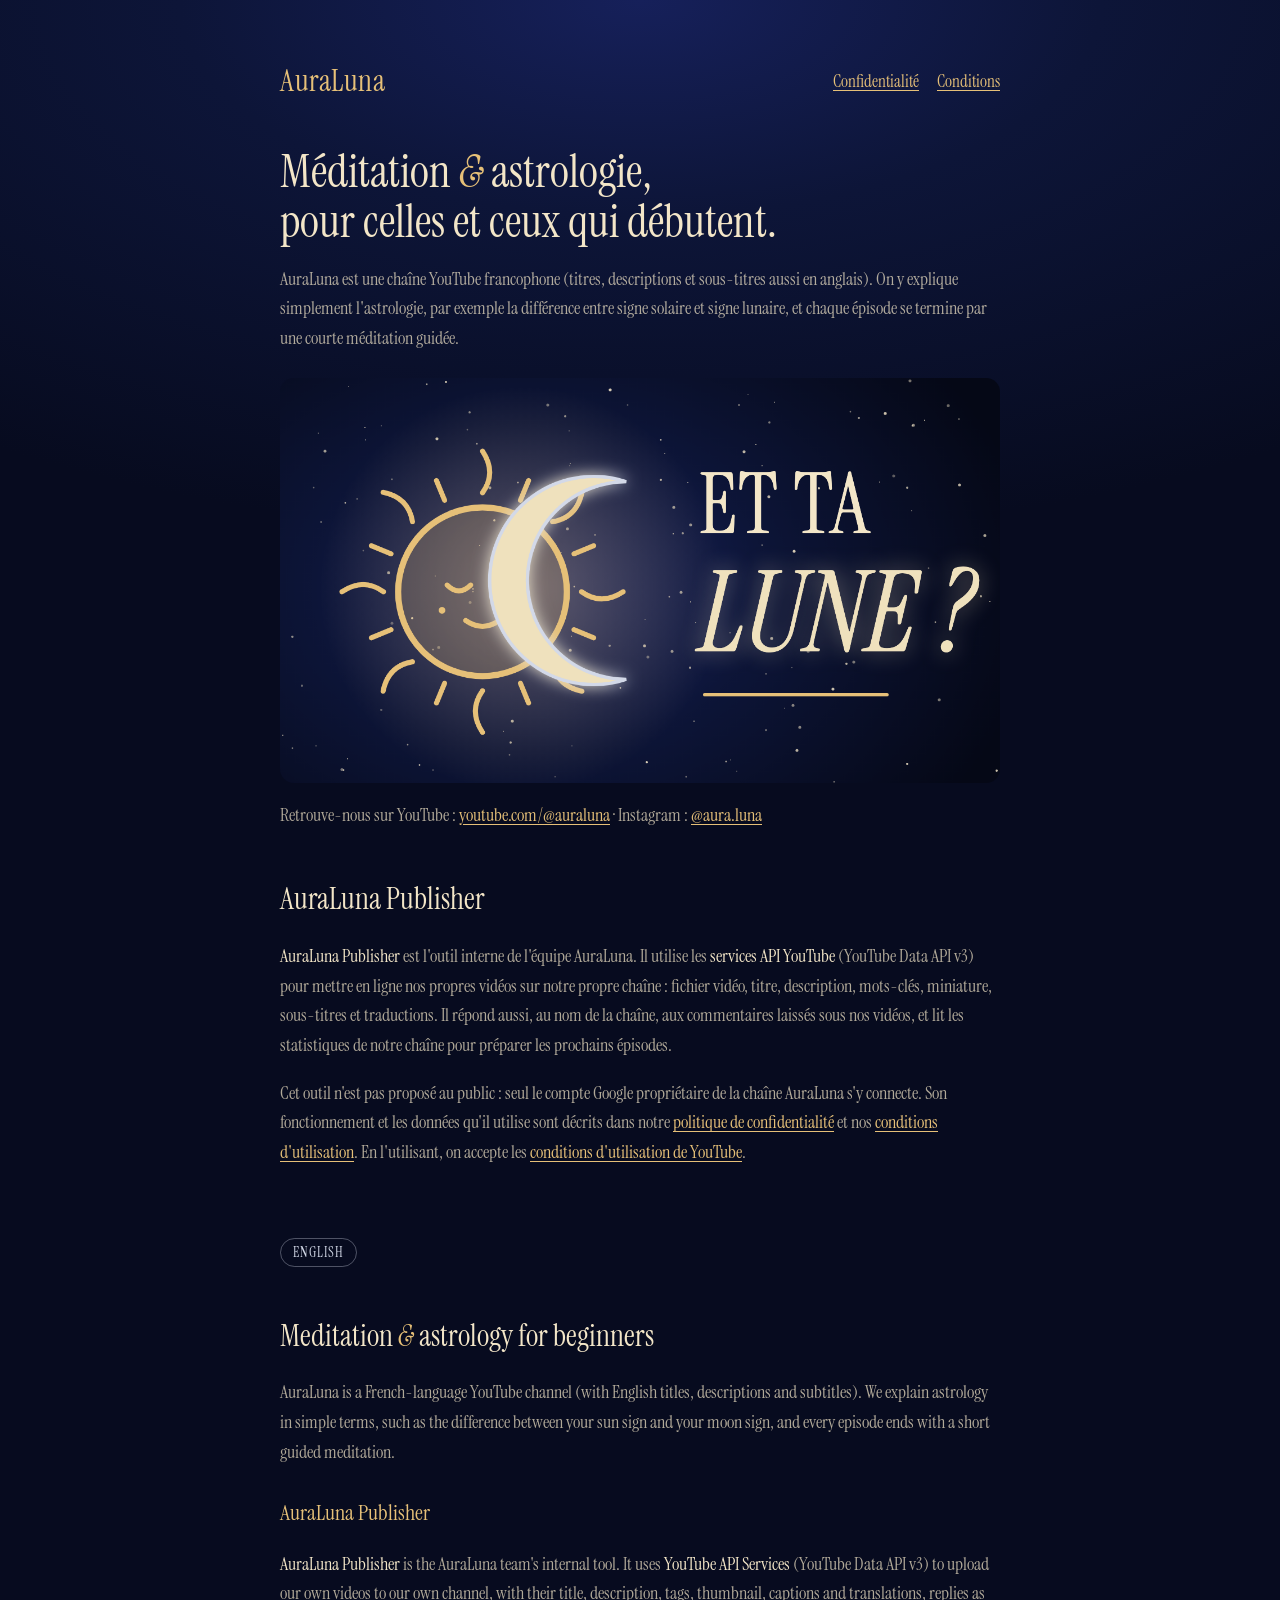
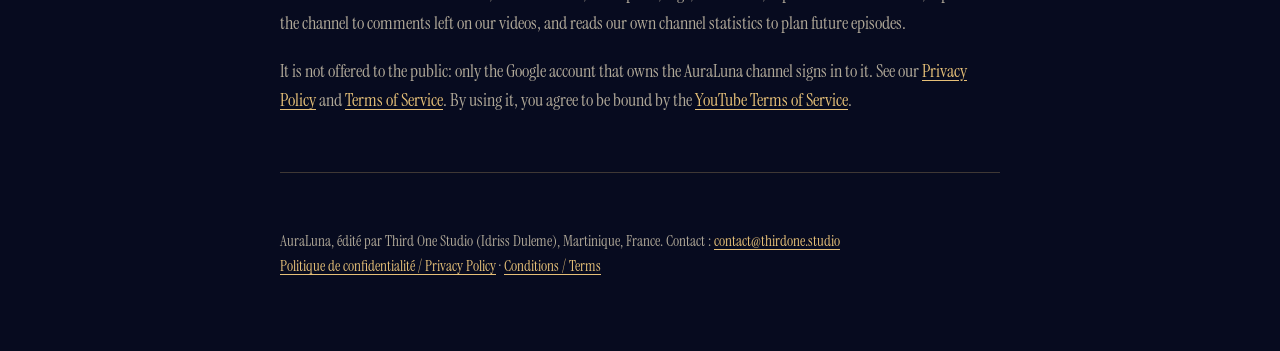
<file: index.html>
<!doctype html>
<html lang="fr">
<head>
  <meta charset="utf-8">
  <meta name="viewport" content="width=device-width, initial-scale=1">
  <title>AuraLuna · méditation & astrologie</title>
  <meta name="description" content="AuraLuna, chaîne YouTube de méditations guidées et d'astrologie pour débutants. AuraLuna Publisher est l'outil interne qui publie nos propres vidéos via les services API YouTube.">
  <link rel="preconnect" href="https://fonts.googleapis.com">
  <link rel="preconnect" href="https://fonts.gstatic.com" crossorigin>
  <link href="https://fonts.googleapis.com/css2?family=Instrument+Serif:ital@0;1&display=swap" rel="stylesheet">
  <link rel="stylesheet" href="style.css">
</head>
<body>
  <div class="wrap">
    <header class="top">
      <a class="brand" href="./">AuraLuna</a>
      <nav><a href="privacy.html">Confidentialité</a><a href="terms.html">Conditions</a></nav>
    </header>

    <section class="hero">
      <h1>Méditation <em>&</em> astrologie,<br>pour celles et ceux qui débutent.</h1>
      <p>AuraLuna est une chaîne YouTube francophone (titres, descriptions et sous-titres aussi en anglais). On y explique simplement l'astrologie, par exemple la différence entre signe solaire et signe lunaire, et chaque épisode se termine par une courte méditation guidée.</p>
      <img src="auraluna.png" alt="Un soleil doré et un croissant de lune nacré qui se chevauchent sur un ciel bleu nuit, avec le texte ET TA LUNE ?" width="1280" height="720">
      <p>Retrouve-nous sur YouTube : <a href="https://www.youtube.com/@auraluna">youtube.com/@auraluna</a> · Instagram : <a href="https://www.instagram.com/aura.luna/">@aura.luna</a></p>
    </section>

    <h2>AuraLuna Publisher</h2>
    <p><strong>AuraLuna Publisher</strong> est l'outil interne de l'équipe AuraLuna. Il utilise les <strong>services API YouTube</strong> (YouTube Data API v3) pour mettre en ligne nos propres vidéos sur notre propre chaîne : fichier vidéo, titre, description, mots-clés, miniature, sous-titres et traductions. Il répond aussi, au nom de la chaîne, aux commentaires laissés sous nos vidéos, et lit les statistiques de notre chaîne pour préparer les prochains épisodes.</p>
    <p>Cet outil n'est pas proposé au public : seul le compte Google propriétaire de la chaîne AuraLuna s'y connecte. Son fonctionnement et les données qu'il utilise sont décrits dans notre <a href="privacy.html">politique de confidentialité</a> et nos <a href="terms.html">conditions d'utilisation</a>. En l'utilisant, on accepte les <a href="https://www.youtube.com/t/terms">conditions d'utilisation de YouTube</a>.</p>

    <span class="lang">English</span>
    <h2>Meditation <em>&</em> astrology for beginners</h2>
    <p>AuraLuna is a French-language YouTube channel (with English titles, descriptions and subtitles). We explain astrology in simple terms, such as the difference between your sun sign and your moon sign, and every episode ends with a short guided meditation.</p>
    <h3>AuraLuna Publisher</h3>
    <p><strong>AuraLuna Publisher</strong> is the AuraLuna team's internal tool. It uses <strong>YouTube API Services</strong> (YouTube Data API v3) to upload our own videos to our own channel, with their title, description, tags, thumbnail, captions and translations, replies as the channel to comments left on our videos, and reads our own channel statistics to plan future episodes.</p>
    <p>It is not offered to the public: only the Google account that owns the AuraLuna channel signs in to it. See our <a href="privacy.html#en">Privacy Policy</a> and <a href="terms.html#en">Terms of Service</a>. By using it, you agree to be bound by the <a href="https://www.youtube.com/t/terms">YouTube Terms of Service</a>.</p>

    <hr>
    <footer>
      AuraLuna, édité par Third One Studio (Idriss Duleme), Martinique, France. Contact : <a href="mailto:contact@thirdone.studio">contact@thirdone.studio</a><br>
      <a href="privacy.html">Politique de confidentialité / Privacy Policy</a> · <a href="terms.html">Conditions / Terms</a>
    </footer>
  </div>
</body>
</html>
</file>
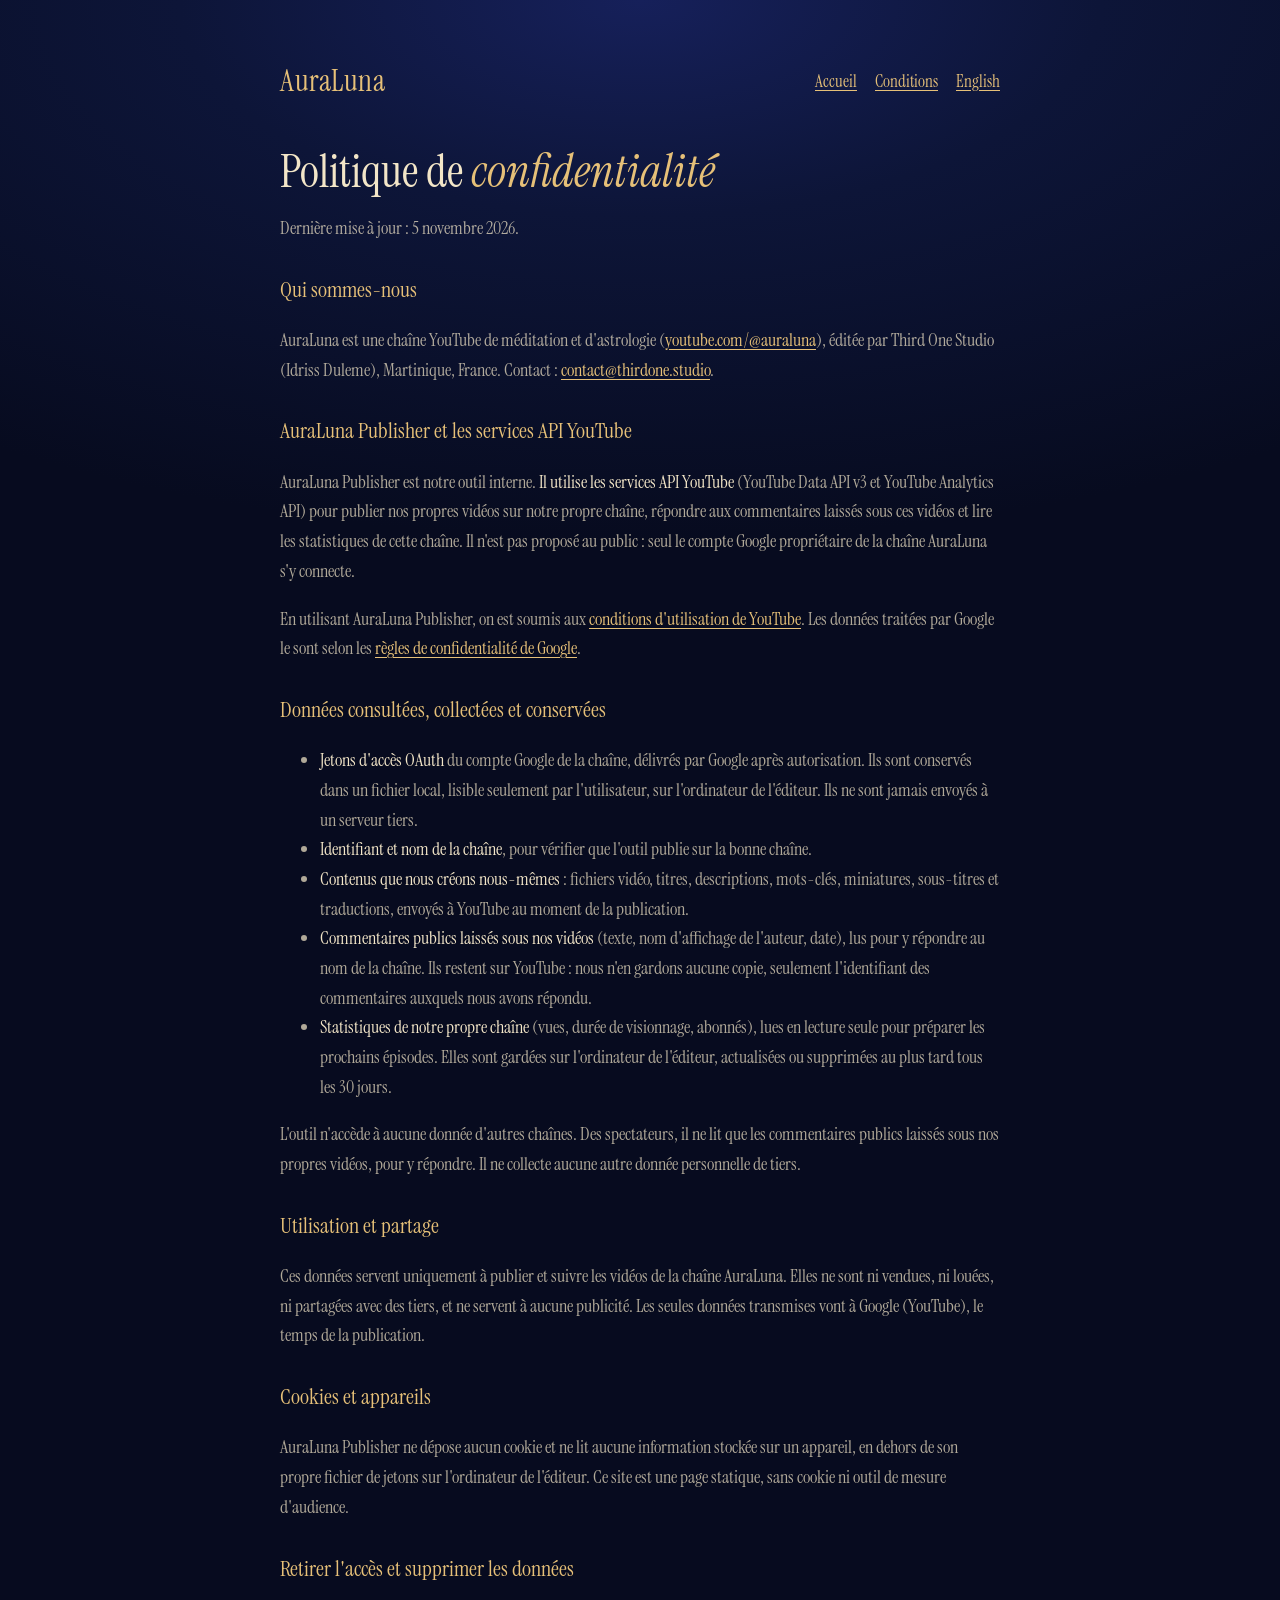
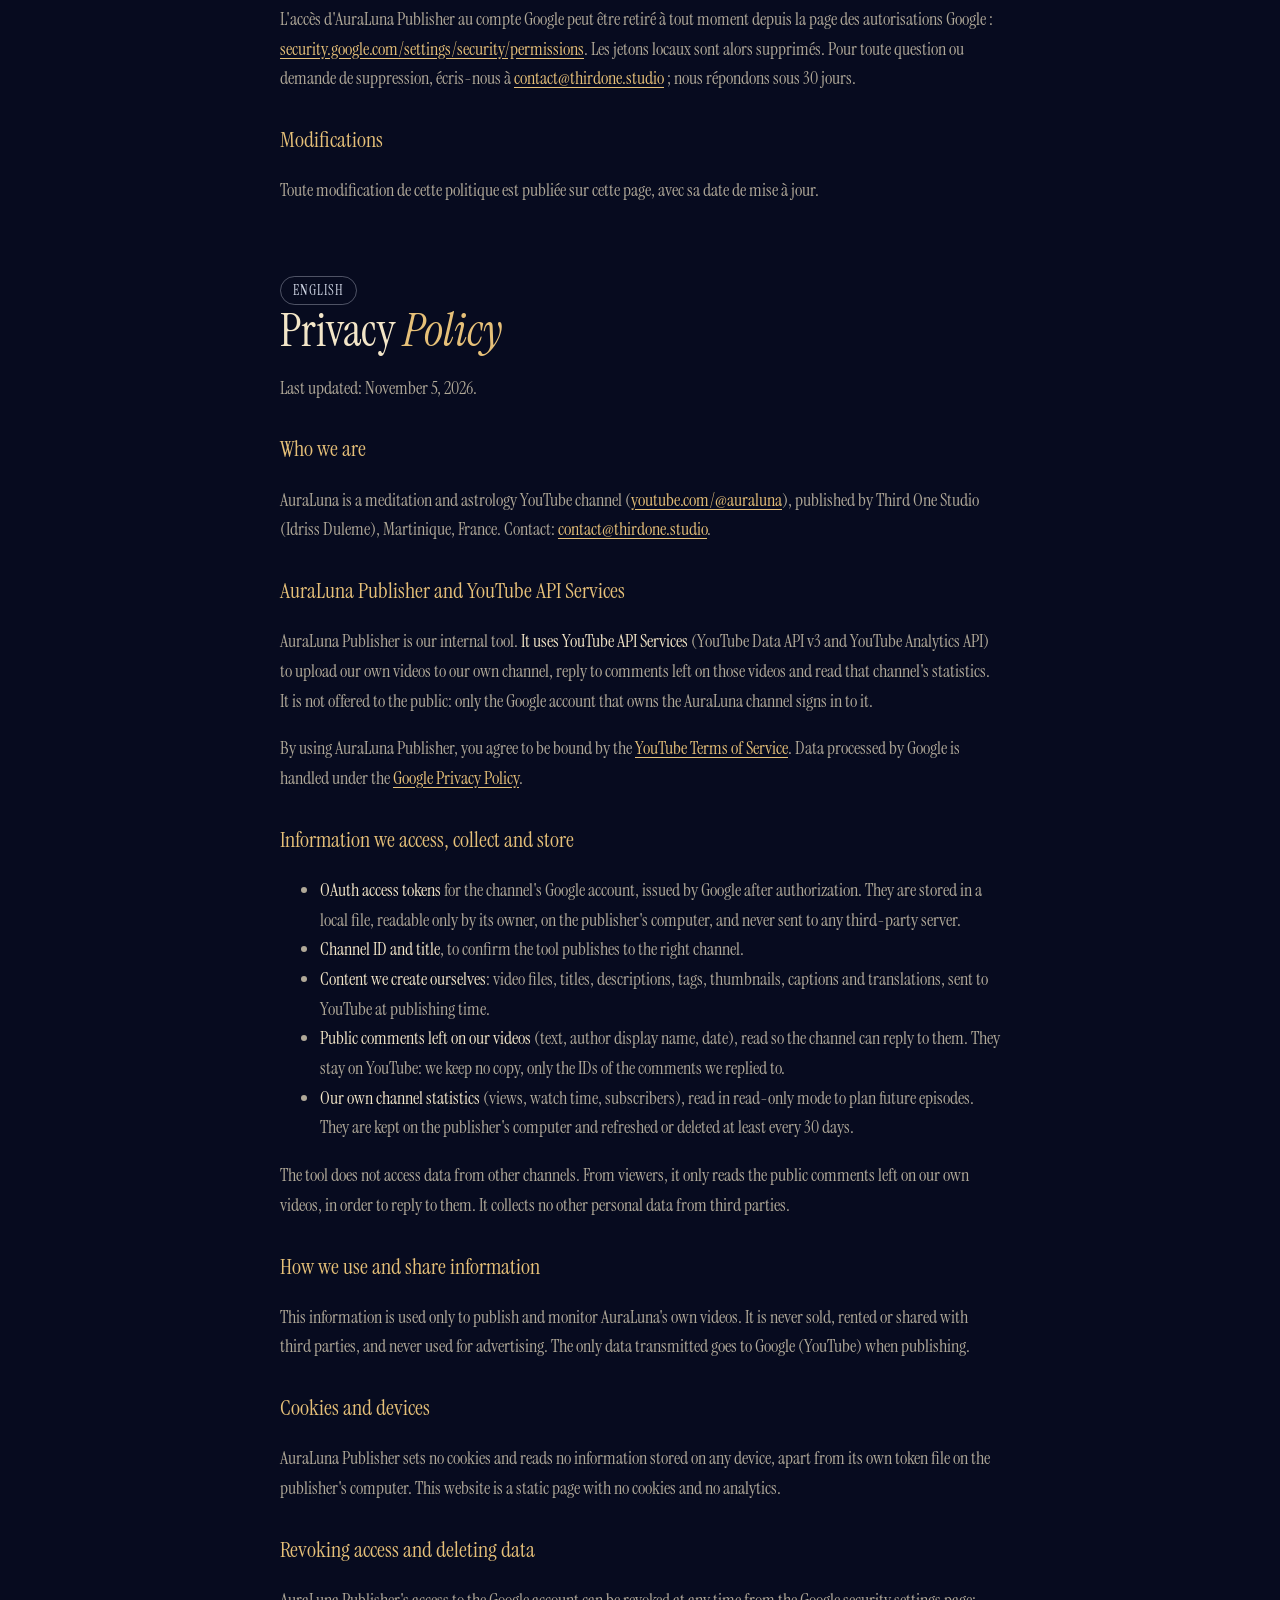
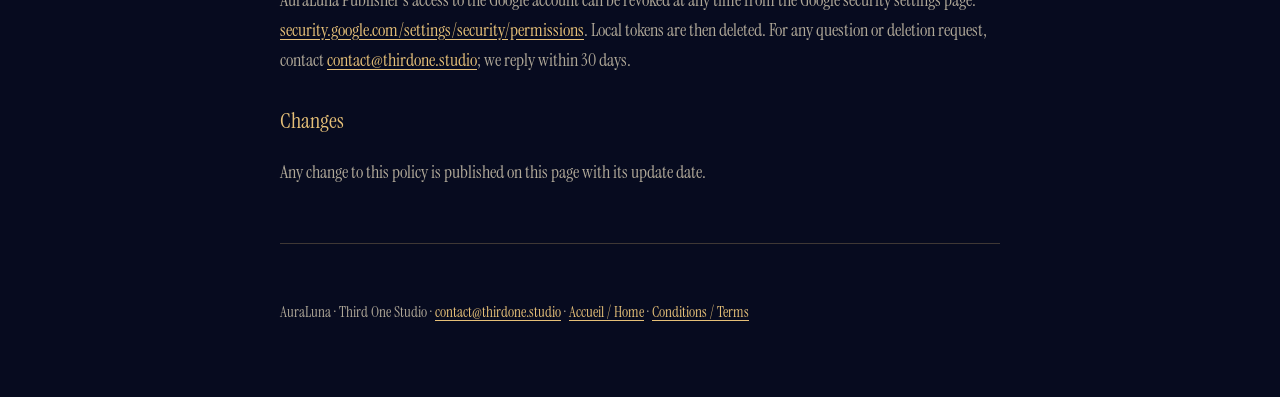
<file: privacy.html>
<!doctype html>
<html lang="fr">
<head>
  <meta charset="utf-8">
  <meta name="viewport" content="width=device-width, initial-scale=1">
  <title>Confidentialité · AuraLuna</title>
  <meta name="description" content="Politique de confidentialité d'AuraLuna et de son outil interne AuraLuna Publisher, qui utilise les services API YouTube.">
  <link rel="preconnect" href="https://fonts.googleapis.com">
  <link rel="preconnect" href="https://fonts.gstatic.com" crossorigin>
  <link href="https://fonts.googleapis.com/css2?family=Instrument+Serif:ital@0;1&display=swap" rel="stylesheet">
  <link rel="stylesheet" href="style.css">
</head>
<body>
  <div class="wrap">
    <header class="top">
      <a class="brand" href="./">AuraLuna</a>
      <nav><a href="./">Accueil</a><a href="terms.html">Conditions</a><a href="#en">English</a></nav>
    </header>

    <h1>Politique de <em>confidentialité</em></h1>
    <p>Dernière mise à jour : 5 novembre 2026.</p>

    <h3>Qui sommes-nous</h3>
    <p>AuraLuna est une chaîne YouTube de méditation et d'astrologie (<a href="https://www.youtube.com/@auraluna">youtube.com/@auraluna</a>), éditée par Third One Studio (Idriss Duleme), Martinique, France. Contact : <a href="mailto:contact@thirdone.studio">contact@thirdone.studio</a>.</p>

    <h3>AuraLuna Publisher et les services API YouTube</h3>
    <p>AuraLuna Publisher est notre outil interne. <strong>Il utilise les services API YouTube</strong> (YouTube Data API v3 et YouTube Analytics API) pour publier nos propres vidéos sur notre propre chaîne, répondre aux commentaires laissés sous ces vidéos et lire les statistiques de cette chaîne. Il n'est pas proposé au public : seul le compte Google propriétaire de la chaîne AuraLuna s'y connecte.</p>
    <p>En utilisant AuraLuna Publisher, on est soumis aux <a href="https://www.youtube.com/t/terms">conditions d'utilisation de YouTube</a>. Les données traitées par Google le sont selon les <a href="https://policies.google.com/privacy">règles de confidentialité de Google</a>.</p>

    <h3>Données consultées, collectées et conservées</h3>
    <ul>
      <li><strong>Jetons d'accès OAuth</strong> du compte Google de la chaîne, délivrés par Google après autorisation. Ils sont conservés dans un fichier local, lisible seulement par l'utilisateur, sur l'ordinateur de l'éditeur. Ils ne sont jamais envoyés à un serveur tiers.</li>
      <li><strong>Identifiant et nom de la chaîne</strong>, pour vérifier que l'outil publie sur la bonne chaîne.</li>
      <li><strong>Contenus que nous créons nous-mêmes</strong> : fichiers vidéo, titres, descriptions, mots-clés, miniatures, sous-titres et traductions, envoyés à YouTube au moment de la publication.</li>
      <li><strong>Commentaires publics laissés sous nos vidéos</strong> (texte, nom d'affichage de l'auteur, date), lus pour y répondre au nom de la chaîne. Ils restent sur YouTube : nous n'en gardons aucune copie, seulement l'identifiant des commentaires auxquels nous avons répondu.</li>
      <li><strong>Statistiques de notre propre chaîne</strong> (vues, durée de visionnage, abonnés), lues en lecture seule pour préparer les prochains épisodes. Elles sont gardées sur l'ordinateur de l'éditeur, actualisées ou supprimées au plus tard tous les 30 jours.</li>
    </ul>
    <p>L'outil n'accède à aucune donnée d'autres chaînes. Des spectateurs, il ne lit que les commentaires publics laissés sous nos propres vidéos, pour y répondre. Il ne collecte aucune autre donnée personnelle de tiers.</p>

    <h3>Utilisation et partage</h3>
    <p>Ces données servent uniquement à publier et suivre les vidéos de la chaîne AuraLuna. Elles ne sont ni vendues, ni louées, ni partagées avec des tiers, et ne servent à aucune publicité. Les seules données transmises vont à Google (YouTube), le temps de la publication.</p>

    <h3>Cookies et appareils</h3>
    <p>AuraLuna Publisher ne dépose aucun cookie et ne lit aucune information stockée sur un appareil, en dehors de son propre fichier de jetons sur l'ordinateur de l'éditeur. Ce site est une page statique, sans cookie ni outil de mesure d'audience.</p>

    <h3>Retirer l'accès et supprimer les données</h3>
    <p>L'accès d'AuraLuna Publisher au compte Google peut être retiré à tout moment depuis la page des autorisations Google : <a href="https://security.google.com/settings/security/permissions">security.google.com/settings/security/permissions</a>. Les jetons locaux sont alors supprimés. Pour toute question ou demande de suppression, écris-nous à <a href="mailto:contact@thirdone.studio">contact@thirdone.studio</a> ; nous répondons sous 30 jours.</p>

    <h3>Modifications</h3>
    <p>Toute modification de cette politique est publiée sur cette page, avec sa date de mise à jour.</p>

    <span class="lang" id="en">English</span>
    <h1>Privacy <em>Policy</em></h1>
    <p>Last updated: November 5, 2026.</p>

    <h3>Who we are</h3>
    <p>AuraLuna is a meditation and astrology YouTube channel (<a href="https://www.youtube.com/@auraluna">youtube.com/@auraluna</a>), published by Third One Studio (Idriss Duleme), Martinique, France. Contact: <a href="mailto:contact@thirdone.studio">contact@thirdone.studio</a>.</p>

    <h3>AuraLuna Publisher and YouTube API Services</h3>
    <p>AuraLuna Publisher is our internal tool. <strong>It uses YouTube API Services</strong> (YouTube Data API v3 and YouTube Analytics API) to upload our own videos to our own channel, reply to comments left on those videos and read that channel's statistics. It is not offered to the public: only the Google account that owns the AuraLuna channel signs in to it.</p>
    <p>By using AuraLuna Publisher, you agree to be bound by the <a href="https://www.youtube.com/t/terms">YouTube Terms of Service</a>. Data processed by Google is handled under the <a href="https://policies.google.com/privacy">Google Privacy Policy</a>.</p>

    <h3>Information we access, collect and store</h3>
    <ul>
      <li><strong>OAuth access tokens</strong> for the channel's Google account, issued by Google after authorization. They are stored in a local file, readable only by its owner, on the publisher's computer, and never sent to any third-party server.</li>
      <li><strong>Channel ID and title</strong>, to confirm the tool publishes to the right channel.</li>
      <li><strong>Content we create ourselves</strong>: video files, titles, descriptions, tags, thumbnails, captions and translations, sent to YouTube at publishing time.</li>
      <li><strong>Public comments left on our videos</strong> (text, author display name, date), read so the channel can reply to them. They stay on YouTube: we keep no copy, only the IDs of the comments we replied to.</li>
      <li><strong>Our own channel statistics</strong> (views, watch time, subscribers), read in read-only mode to plan future episodes. They are kept on the publisher's computer and refreshed or deleted at least every 30 days.</li>
    </ul>
    <p>The tool does not access data from other channels. From viewers, it only reads the public comments left on our own videos, in order to reply to them. It collects no other personal data from third parties.</p>

    <h3>How we use and share information</h3>
    <p>This information is used only to publish and monitor AuraLuna's own videos. It is never sold, rented or shared with third parties, and never used for advertising. The only data transmitted goes to Google (YouTube) when publishing.</p>

    <h3>Cookies and devices</h3>
    <p>AuraLuna Publisher sets no cookies and reads no information stored on any device, apart from its own token file on the publisher's computer. This website is a static page with no cookies and no analytics.</p>

    <h3>Revoking access and deleting data</h3>
    <p>AuraLuna Publisher's access to the Google account can be revoked at any time from the Google security settings page: <a href="https://security.google.com/settings/security/permissions">security.google.com/settings/security/permissions</a>. Local tokens are then deleted. For any question or deletion request, contact <a href="mailto:contact@thirdone.studio">contact@thirdone.studio</a>; we reply within 30 days.</p>

    <h3>Changes</h3>
    <p>Any change to this policy is published on this page with its update date.</p>

    <hr>
    <footer>AuraLuna · Third One Studio · <a href="mailto:contact@thirdone.studio">contact@thirdone.studio</a> · <a href="./">Accueil / Home</a> · <a href="terms.html">Conditions / Terms</a></footer>
  </div>
</body>
</html>
</file>
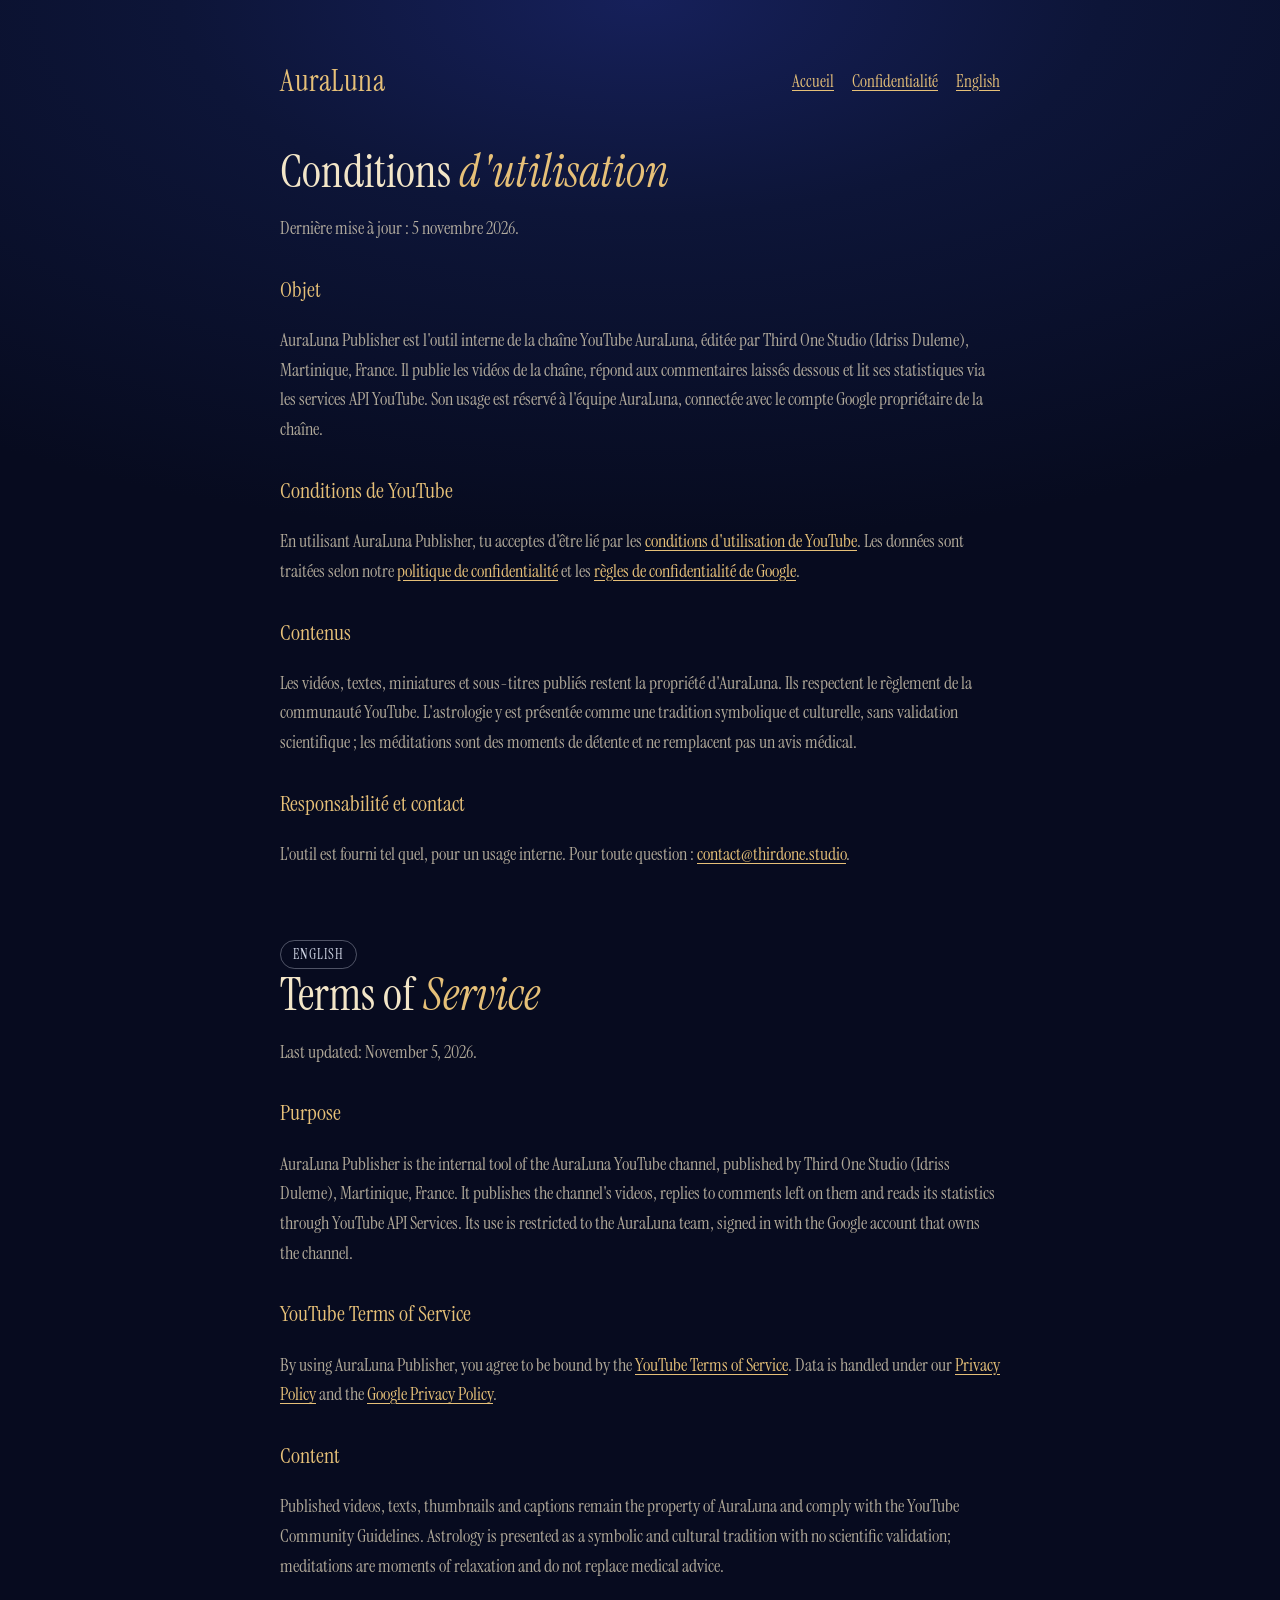
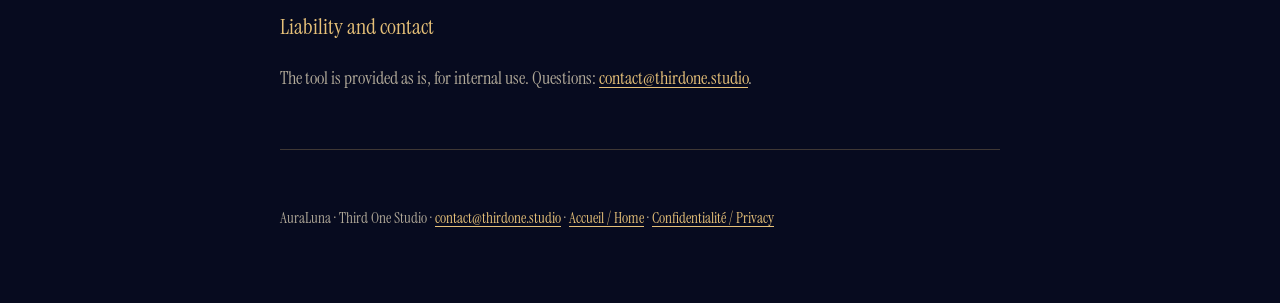
<file: terms.html>
<!doctype html>
<html lang="fr">
<head>
  <meta charset="utf-8">
  <meta name="viewport" content="width=device-width, initial-scale=1">
  <title>Conditions · AuraLuna</title>
  <meta name="description" content="Conditions d'utilisation d'AuraLuna Publisher, l'outil interne d'AuraLuna qui utilise les services API YouTube.">
  <link rel="preconnect" href="https://fonts.googleapis.com">
  <link rel="preconnect" href="https://fonts.gstatic.com" crossorigin>
  <link href="https://fonts.googleapis.com/css2?family=Instrument+Serif:ital@0;1&display=swap" rel="stylesheet">
  <link rel="stylesheet" href="style.css">
</head>
<body>
  <div class="wrap">
    <header class="top">
      <a class="brand" href="./">AuraLuna</a>
      <nav><a href="./">Accueil</a><a href="privacy.html">Confidentialité</a><a href="#en">English</a></nav>
    </header>

    <h1>Conditions <em>d'utilisation</em></h1>
    <p>Dernière mise à jour : 5 novembre 2026.</p>
    <h3>Objet</h3>
    <p>AuraLuna Publisher est l'outil interne de la chaîne YouTube AuraLuna, éditée par Third One Studio (Idriss Duleme), Martinique, France. Il publie les vidéos de la chaîne, répond aux commentaires laissés dessous et lit ses statistiques via les services API YouTube. Son usage est réservé à l'équipe AuraLuna, connectée avec le compte Google propriétaire de la chaîne.</p>
    <h3>Conditions de YouTube</h3>
    <p>En utilisant AuraLuna Publisher, tu acceptes d'être lié par les <a href="https://www.youtube.com/t/terms">conditions d'utilisation de YouTube</a>. Les données sont traitées selon notre <a href="privacy.html">politique de confidentialité</a> et les <a href="https://policies.google.com/privacy">règles de confidentialité de Google</a>.</p>
    <h3>Contenus</h3>
    <p>Les vidéos, textes, miniatures et sous-titres publiés restent la propriété d'AuraLuna. Ils respectent le règlement de la communauté YouTube. L'astrologie y est présentée comme une tradition symbolique et culturelle, sans validation scientifique ; les méditations sont des moments de détente et ne remplacent pas un avis médical.</p>
    <h3>Responsabilité et contact</h3>
    <p>L'outil est fourni tel quel, pour un usage interne. Pour toute question : <a href="mailto:contact@thirdone.studio">contact@thirdone.studio</a>.</p>

    <span class="lang" id="en">English</span>
    <h1>Terms of <em>Service</em></h1>
    <p>Last updated: November 5, 2026.</p>
    <h3>Purpose</h3>
    <p>AuraLuna Publisher is the internal tool of the AuraLuna YouTube channel, published by Third One Studio (Idriss Duleme), Martinique, France. It publishes the channel's videos, replies to comments left on them and reads its statistics through YouTube API Services. Its use is restricted to the AuraLuna team, signed in with the Google account that owns the channel.</p>
    <h3>YouTube Terms of Service</h3>
    <p>By using AuraLuna Publisher, you agree to be bound by the <a href="https://www.youtube.com/t/terms">YouTube Terms of Service</a>. Data is handled under our <a href="privacy.html#en">Privacy Policy</a> and the <a href="https://policies.google.com/privacy">Google Privacy Policy</a>.</p>
    <h3>Content</h3>
    <p>Published videos, texts, thumbnails and captions remain the property of AuraLuna and comply with the YouTube Community Guidelines. Astrology is presented as a symbolic and cultural tradition with no scientific validation; meditations are moments of relaxation and do not replace medical advice.</p>
    <h3>Liability and contact</h3>
    <p>The tool is provided as is, for internal use. Questions: <a href="mailto:contact@thirdone.studio">contact@thirdone.studio</a>.</p>

    <hr>
    <footer>AuraLuna · Third One Studio · <a href="mailto:contact@thirdone.studio">contact@thirdone.studio</a> · <a href="./">Accueil / Home</a> · <a href="privacy.html">Confidentialité / Privacy</a></footer>
  </div>
</body>
</html>
</file>
<file: style.css>
:root {
  --night: #070b1f;
  --ink: #0d1538;
  --ivory: #f3e6c8;
  --gold: #e6c078;
  --silver: #d3d9e8;
  --muted: rgba(243, 230, 200, 0.72);
}
* { box-sizing: border-box; }
html { background: var(--night); }
body {
  margin: 0;
  min-height: 100vh;
  background: radial-gradient(ellipse 90% 60% at 50% 0%, #16205a 0%, var(--ink) 40%, var(--night) 100%) fixed;
  color: var(--ivory);
  font: 18px/1.65 "Instrument Serif", Georgia, "Times New Roman", serif;
}
a { color: var(--gold); text-underline-offset: 3px; overflow-wrap: anywhere; }
a:hover { color: var(--ivory); }
.wrap { max-width: 760px; margin: 0 auto; padding: 56px 20px 72px; }
header.top { display: flex; align-items: center; justify-content: space-between; gap: 16px; flex-wrap: wrap; margin-bottom: 40px; }
.brand { font-size: 30px; color: var(--gold); text-decoration: none; letter-spacing: 0.5px; }
nav { display: flex; flex-wrap: wrap; gap: 6px 18px; }
nav a { font-size: 17px; }
h1 { font-size: 46px; line-height: 1.1; font-weight: 400; margin: 0 0 12px; }
h1 em, h2 em { color: var(--gold); }
h2 { font-size: 30px; font-weight: 400; margin: 44px 0 10px; }
h3 { font-size: 22px; font-weight: 400; color: var(--gold); margin: 28px 0 6px; }
p, li { color: var(--muted); }
strong { color: var(--ivory); font-weight: 400; }
.hero img { width: 100%; height: auto; border-radius: 14px; margin: 24px 0 8px; display: block; }
.lang { display: inline-block; font-size: 14px; letter-spacing: 1px; text-transform: uppercase; color: var(--silver); border: 1px solid rgba(211, 217, 232, 0.35); border-radius: 999px; padding: 2px 12px; margin-top: 52px; }
hr { border: 0; border-top: 1px solid rgba(230, 192, 120, 0.25); margin: 56px 0 0; }
footer { margin-top: 56px; font-size: 15px; color: var(--muted); }
@media (max-width: 520px) {
  body { font-size: 17px; }
  h1 { font-size: 36px; }
  h2 { font-size: 26px; }
  .wrap { padding: 36px 16px 56px; }
}
</file>
